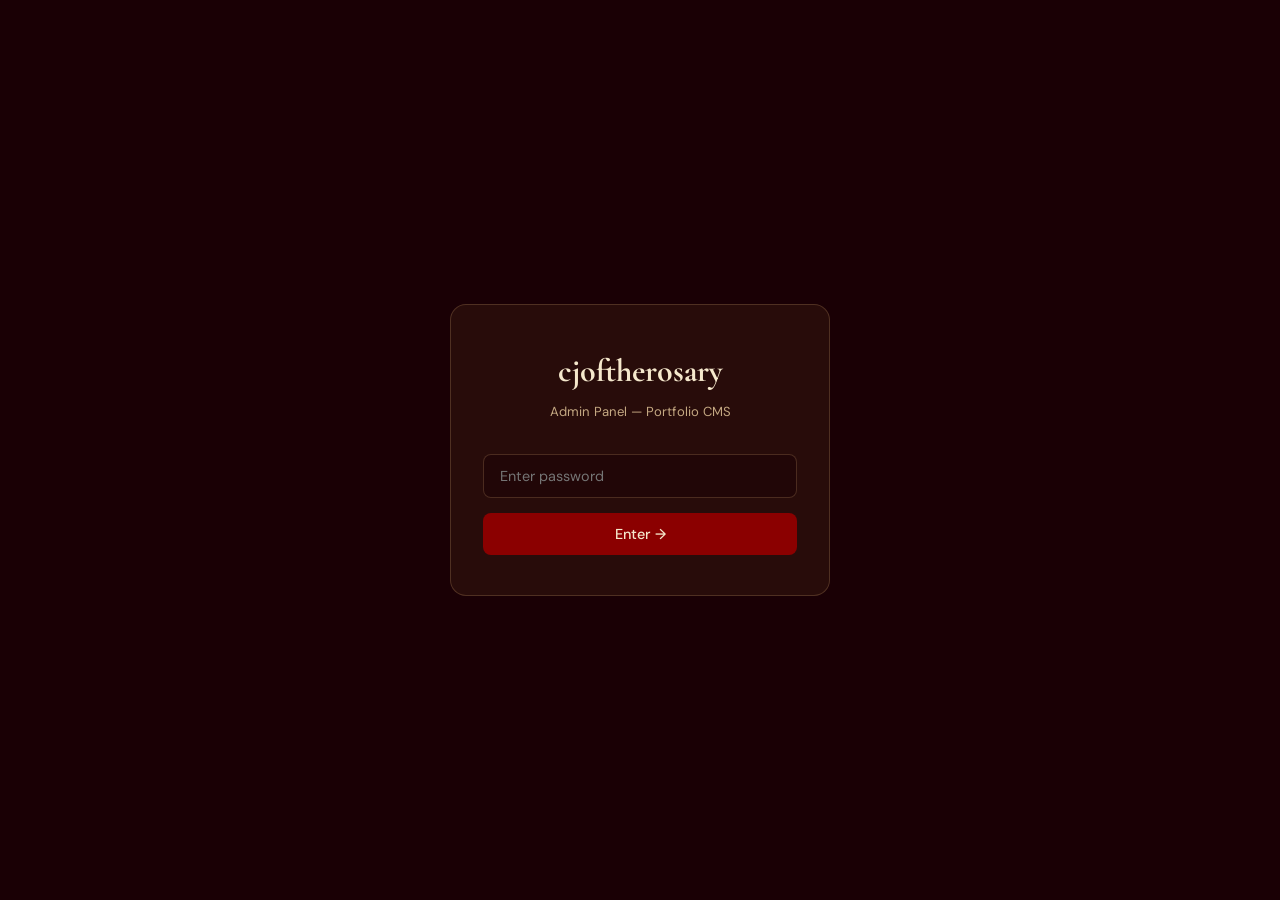
<file: admin (1).html>
<!DOCTYPE html>
<html lang="en">
<head>
  <meta charset="UTF-8" />
  <meta name="viewport" content="width=device-width, initial-scale=1.0" />
  <title>Admin — cjoftherosary</title>
  <link href="https://fonts.googleapis.com/css2?family=Cormorant+Garamond:ital,wght@0,600;0,700;1,400&family=DM+Sans:wght@300;400;500&display=swap" rel="stylesheet" />
  <style>
    :root {
      --maroon:    #1A0005;
      --crimson:   #8B0000;
      --tan:       #C89A6A;
      --caramel:   #9B6A42;
      --bark:      #6B4423;
      --cream:     #F5E8CC;
      --text-main: #F0DDB8;
      --text-dim:  #C4A882;
      --danger:    #c0392b;
      --radius:    10px;
      --serif:     'Cormorant Garamond', Georgia, serif;
      --sans:      'DM Sans', system-ui, sans-serif;
    }

    *, *::before, *::after { box-sizing: border-box; margin: 0; padding: 0; }
    html { scroll-behavior: smooth; }

    body {
      font-family: var(--sans);
      background: var(--maroon);
      color: var(--text-main);
      font-size: 15px;
      line-height: 1.6;
      min-height: 100vh;
    }

    /* ===== LOGIN ===== */
    #loginScreen {
      min-height: 100vh;
      display: flex; align-items: center; justify-content: center;
      padding: 2rem;
    }

    .login-box {
      background: rgba(107,68,35,0.18);
      border: 1px solid rgba(200,154,106,0.25);
      border-radius: 16px;
      padding: 2.5rem 2rem;
      width: 100%; max-width: 380px;
      text-align: center;
    }

    .login-logo {
      font-family: var(--serif);
      font-size: 2rem; font-weight: 700;
      color: var(--cream); margin-bottom: 0.3rem;
    }

    .login-sub { font-size: 0.82rem; color: var(--text-dim); margin-bottom: 2rem; }

    .login-box input {
      width: 100%;
      background: rgba(26,0,5,0.5);
      border: 1px solid rgba(200,154,106,0.25);
      border-radius: 8px;
      padding: 0.75rem 1rem;
      color: var(--text-main);
      font-family: var(--sans); font-size: 0.9rem;
      margin-bottom: 0.9rem;
      outline: none;
      transition: border-color 0.2s;
    }

    .login-box input:focus { border-color: var(--tan); }

    .login-error {
      font-size: 0.8rem; color: #e07070;
      margin-bottom: 0.9rem; display: none;
    }

    .btn-primary {
      width: 100%; padding: 0.75rem;
      background: var(--crimson);
      border: none; border-radius: 8px;
      color: var(--cream); font-family: var(--sans);
      font-size: 0.9rem; font-weight: 500;
      cursor: pointer; transition: background 0.18s;
    }

    .btn-primary:hover { background: #6d0000; }

    /* ===== ADMIN PANEL ===== */
    #adminPanel { display: none; }

    .admin-nav {
      position: sticky; top: 0; z-index: 100;
      background: rgba(26,0,5,0.95);
      backdrop-filter: blur(14px);
      border-bottom: 1px solid rgba(139,0,0,0.3);
      display: flex; align-items: center; justify-content: space-between;
      padding: 0 5vw; height: 56px;
    }

    .admin-nav-title {
      font-family: var(--serif);
      font-size: 1.1rem; font-weight: 600; color: var(--cream);
      display: flex; align-items: center; gap: 0.6rem;
    }

    .admin-badge {
      font-family: var(--sans);
      font-size: 0.65rem; font-weight: 500;
      letter-spacing: 0.1em; text-transform: uppercase;
      background: var(--crimson); color: var(--cream);
      border-radius: 4px; padding: 2px 6px;
    }

    .admin-nav-right { display: flex; align-items: center; gap: 0.7rem; }

    .btn-ghost {
      background: none;
      border: 1px solid rgba(200,154,106,0.3);
      border-radius: 8px; padding: 0.4rem 0.9rem;
      color: var(--text-dim); font-family: var(--sans);
      font-size: 0.82rem; cursor: pointer; transition: all 0.18s;
      text-decoration: none; display: inline-block;
    }

    .btn-ghost:hover { border-color: var(--tan); color: var(--tan); }

    .btn-danger-ghost {
      background: none;
      border: 1px solid rgba(192,57,43,0.4);
      border-radius: 8px; padding: 0.4rem 0.9rem;
      color: #e07070; font-family: var(--sans);
      font-size: 0.82rem; cursor: pointer; transition: all 0.18s;
    }

    .btn-danger-ghost:hover { background: rgba(192,57,43,0.15); }

    /* MAIN LAYOUT */
    .admin-layout {
      display: grid;
      grid-template-columns: 1fr 1.6fr;
      gap: 1.5rem;
      padding: 1.5rem 5vw 4rem;
      align-items: start;
    }

    /* ENTRY LIST */
    .entry-list-panel {
      background: rgba(107,68,35,0.12);
      border: 1px solid rgba(200,154,106,0.15);
      border-radius: var(--radius);
      overflow: hidden;
      position: sticky; top: 72px;
    }

    .panel-header {
      padding: 1rem 1.2rem;
      border-bottom: 1px solid rgba(200,154,106,0.12);
      display: flex; align-items: center; justify-content: space-between;
    }

    .panel-header h2 { font-size: 0.9rem; font-weight: 500; color: var(--cream); }

    .panel-header-actions { display: flex; gap: 0.5rem; align-items: center; }

    .btn-add {
      background: var(--crimson);
      border: none; border-radius: 6px;
      padding: 0.35rem 0.8rem;
      color: var(--cream); font-family: var(--sans);
      font-size: 0.78rem; font-weight: 500;
      cursor: pointer; transition: background 0.18s;
    }

    .btn-add:hover { background: #6d0000; }

    .btn-icon {
      background: none;
      border: 1px solid rgba(200,154,106,0.2);
      border-radius: 6px; padding: 0.3rem 0.55rem;
      color: var(--text-dim); font-family: var(--sans);
      font-size: 0.75rem; cursor: pointer; transition: all 0.18s;
    }

    .btn-icon:hover { border-color: var(--tan); color: var(--tan); }

    #entryList { list-style: none; max-height: calc(100vh - 200px); overflow-y: auto; }

    .entry-item {
      display: flex; align-items: center;
      padding: 0.85rem 1.2rem;
      border-bottom: 1px solid rgba(200,154,106,0.08);
      cursor: pointer; transition: background 0.15s;
      gap: 0.75rem;
    }

    .entry-item:last-child { border-bottom: none; }
    .entry-item:hover { background: rgba(200,154,106,0.07); }
    .entry-item.active { background: rgba(139,0,0,0.25); }

    .entry-cat-dot {
      width: 8px; height: 8px; border-radius: 50%; flex-shrink: 0;
    }

    .entry-info { flex: 1; min-width: 0; }

    .entry-title {
      font-size: 0.85rem; color: var(--text-main);
      white-space: nowrap; overflow: hidden; text-overflow: ellipsis;
    }

    .entry-meta { font-size: 0.72rem; color: var(--text-dim); }

    .entry-del {
      background: none; border: none;
      color: var(--text-dim); cursor: pointer;
      font-size: 0.9rem; padding: 0.2rem 0.4rem;
      border-radius: 4px; transition: all 0.15s; flex-shrink: 0;
    }

    .entry-del:hover { background: rgba(192,57,43,0.2); color: #e07070; }

    .entry-list-empty {
      padding: 2rem 1.2rem; text-align: center;
      font-size: 0.85rem; color: var(--text-dim);
      font-style: italic;
    }

    /* COUNT BADGE */
    .entry-count {
      font-size: 0.72rem; font-weight: 500;
      background: rgba(200,154,106,0.15);
      color: var(--text-dim); border-radius: 100px;
      padding: 1px 7px;
    }

    /* FORM */
    .form-panel {
      background: rgba(107,68,35,0.12);
      border: 1px solid rgba(200,154,106,0.15);
      border-radius: var(--radius);
      overflow: hidden;
    }

    .form-panel-header {
      padding: 1rem 1.4rem;
      border-bottom: 1px solid rgba(200,154,106,0.12);
    }

    .form-panel-header h2 {
      font-family: var(--serif);
      font-size: 1.2rem; font-weight: 600; color: var(--cream);
    }

    .form-panel-header p { font-size: 0.78rem; color: var(--text-dim); margin-top: 0.2rem; }

    .form-body { padding: 1.4rem; }

    .form-row { margin-bottom: 1.2rem; }

    .form-row label {
      display: block; font-size: 0.78rem; font-weight: 500;
      color: var(--tan); letter-spacing: 0.06em; text-transform: uppercase;
      margin-bottom: 0.4rem;
    }

    .form-row .hint {
      font-size: 0.72rem; color: var(--text-dim);
      margin-top: 0.3rem; font-style: italic; text-transform: none; letter-spacing: 0;
    }

    .form-row input,
    .form-row select,
    .form-row textarea {
      width: 100%;
      background: rgba(26,0,5,0.5);
      border: 1px solid rgba(200,154,106,0.2);
      border-radius: 8px;
      padding: 0.7rem 0.9rem;
      color: var(--text-main);
      font-family: var(--sans); font-size: 0.88rem;
      outline: none; transition: border-color 0.2s;
      resize: vertical;
    }

    .form-row input:focus,
    .form-row select:focus,
    .form-row textarea:focus { border-color: var(--tan); }

    .form-row select option { background: #2a0a10; }
    .form-row textarea { min-height: 100px; line-height: 1.6; }
    #articleBody { min-height: 260px; font-size: 0.85rem; line-height: 1.8; }

    .form-row-half {
      display: grid; grid-template-columns: 1fr 1fr; gap: 0.8rem;
    }

    .form-actions {
      display: flex; gap: 0.7rem; margin-top: 1.4rem;
      padding-top: 1.2rem;
      border-top: 1px solid rgba(200,154,106,0.12);
    }

    .btn-save {
      flex: 1; padding: 0.75rem;
      background: var(--crimson); border: none; border-radius: 8px;
      color: var(--cream); font-family: var(--sans);
      font-size: 0.9rem; font-weight: 500;
      cursor: pointer; transition: background 0.18s;
    }

    .btn-save:hover { background: #6d0000; }

    .btn-clear {
      padding: 0.75rem 1.2rem;
      background: none;
      border: 1px solid rgba(200,154,106,0.25);
      border-radius: 8px; color: var(--text-dim);
      font-family: var(--sans); font-size: 0.88rem;
      cursor: pointer; transition: all 0.18s;
    }

    .btn-clear:hover { border-color: var(--tan); color: var(--tan); }

    /* TOAST */
    .save-toast {
      display: none; position: fixed;
      bottom: 2rem; left: 50%; transform: translateX(-50%);
      background: #2d6a2d; color: #c5f0c5;
      border-radius: 8px; padding: 0.7rem 1.4rem;
      font-size: 0.85rem; font-weight: 500;
      z-index: 999; white-space: nowrap;
      animation: fadeUp 0.2s ease;
    }

    @keyframes fadeUp {
      from { opacity: 0; transform: translateX(-50%) translateY(8px); }
      to   { opacity: 1; transform: translateX(-50%) translateY(0); }
    }

    /* ORDER CONTROLS */
    .entry-order-btns {
      display: flex; flex-direction: column; gap: 2px; flex-shrink: 0;
    }

    .order-btn {
      background: none; border: none; cursor: pointer;
      color: var(--text-dim); font-size: 0.65rem;
      padding: 1px 3px; line-height: 1;
      transition: color 0.15s;
    }

    .order-btn:hover { color: var(--tan); }

    /* EXPORT MODAL */
    .export-overlay {
      display: none; position: fixed; inset: 0; z-index: 400;
      background: rgba(10,0,2,0.8); backdrop-filter: blur(4px);
      align-items: center; justify-content: center;
    }

    .export-overlay.active { display: flex; }

    .export-box {
      background: #220008;
      border: 1px solid rgba(200,154,106,0.25);
      border-radius: 14px; padding: 1.8rem;
      width: 90%; max-width: 520px;
    }

    .export-box h3 {
      font-family: var(--serif); font-size: 1.2rem;
      color: var(--cream); margin-bottom: 0.4rem;
    }

    .export-box p {
      font-size: 0.8rem; color: var(--text-dim);
      margin-bottom: 1rem; line-height: 1.6;
    }

    .export-box textarea {
      width: 100%;
      background: rgba(26,0,5,0.6);
      border: 1px solid rgba(200,154,106,0.2);
      border-radius: 8px; padding: 0.8rem;
      color: var(--text-main); font-family: monospace;
      font-size: 0.78rem; min-height: 140px;
      resize: vertical; outline: none;
    }

    .export-actions { display: flex; gap: 0.7rem; margin-top: 1rem; }

    /* cat color dots */
    .dot-articles  { background: #C89A6A; }
    .dot-pubmats   { background: #8B4A8B; }
    .dot-projects  { background: #3A7A5A; }
    .dot-excel     { background: #3A5A8B; }

    @media (max-width: 768px) {
      .admin-layout { grid-template-columns: 1fr; }
      .form-row-half { grid-template-columns: 1fr; }
      .entry-list-panel { position: static; }
      #entryList { max-height: 280px; }
    }
  </style>
</head>
<body>

  <!-- ===== LOGIN ===== -->
  <div id="loginScreen">
    <div class="login-box">
      <div class="login-logo">cjoftherosary</div>
      <div class="login-sub">Admin Panel — Portfolio CMS</div>
      <input type="password" id="passwordInput" placeholder="Enter password" />
      <div class="login-error" id="loginError">Incorrect password. Try again.</div>
      <button class="btn-primary" onclick="tryLogin()">Enter →</button>
    </div>
  </div>

  <!-- ===== ADMIN PANEL ===== -->
  <div id="adminPanel">

    <nav class="admin-nav">
      <div class="admin-nav-title">
        Portfolio CMS <span class="admin-badge">Admin</span>
      </div>
      <div class="admin-nav-right">
        <button class="btn-ghost" onclick="openExport()">Export / Import</button>
        <a class="btn-ghost" href="index.html" target="_blank">View Site ↗</a>
        <button class="btn-danger-ghost" onclick="logout()">Log out</button>
      </div>
    </nav>

    <div class="admin-layout">

      <!-- LEFT: Entry List -->
      <div class="entry-list-panel">
        <div class="panel-header">
          <h2>Portfolio Entries <span class="entry-count" id="entryCount">0</span></h2>
          <div class="panel-header-actions">
            <button class="btn-add" onclick="newEntry()">+ New Entry</button>
          </div>
        </div>
        <ul id="entryList">
          <li class="entry-list-empty" id="emptyMsg">No entries yet. Add your first one →</li>
        </ul>
      </div>

      <!-- RIGHT: Form -->
      <div class="form-panel">
        <div class="form-panel-header">
          <h2 id="formTitle">New Entry</h2>
          <p id="formSubtitle">Fill in the details below. Your entry will appear on the public portfolio.</p>
        </div>
        <div class="form-body">

          <div class="form-row">
            <label>Title *</label>
            <input type="text" id="fTitle" placeholder="e.g. The National Shrine of Our Lady of Guadalupe" />
          </div>

          <div class="form-row-half">
            <div class="form-row" style="margin-bottom:0">
              <label>Category *</label>
              <select id="fCat">
                <option value="articles">Articles</option>
                <option value="pubmats">Pubmats</option>
                <option value="projects">Projects</option>
                <option value="excel">Excel & Data</option>
              </select>
            </div>
            <div class="form-row" style="margin-bottom:0">
              <label>Category Label</label>
              <input type="text" id="fCategory" placeholder="e.g. Feature Article" />
              <span class="hint">Shown as badge in modal</span>
            </div>
          </div>

          <div class="form-row" style="margin-top:1.2rem">
            <label>Date</label>
            <input type="text" id="fDate" placeholder="e.g. December 2025" />
          </div>

          <div class="form-row">
            <label>Card Preview Text *</label>
            <textarea id="fPreview" rows="2" placeholder="Short 1–2 sentence teaser shown on the card grid."></textarea>
          </div>

          <div class="form-row">
            <label>Full Article / Description</label>
            <textarea id="articleBody" placeholder="Write your full article or description here.

Each blank line between paragraphs will become a new paragraph in the modal — no HTML needed.

Like this."></textarea>
            <span class="hint">Blank lines = paragraph breaks. No HTML required.</span>
          </div>

          <div class="form-row">
            <label>Image URL or Path</label>
            <input type="text" id="fImage" placeholder="e.g. images/guadalupe.jpg or https://..." />
            <span class="hint">Upload your image to GitHub first, then paste the path here.</span>
          </div>

          <div class="form-row">
            <label>Skills / Tools</label>
            <input type="text" id="fSkills" placeholder="e.g. Feature Writing, Reporting, Interviewing" />
            <span class="hint">Comma-separated. Shown as tags in the modal.</span>
          </div>

          <div class="form-row-half">
            <div class="form-row" style="margin-bottom:0">
              <label>External Link</label>
              <input type="text" id="fLink" placeholder="https://..." />
            </div>
            <div class="form-row" style="margin-bottom:0">
              <label>Link Button Label</label>
              <input type="text" id="fLinkText" placeholder="e.g. Read Article" />
            </div>
          </div>

          <div class="form-actions">
            <button class="btn-save" onclick="saveEntry()">Save Entry</button>
            <button class="btn-clear" onclick="newEntry()">Clear Form</button>
          </div>

        </div>
      </div>

    </div>
  </div>

  <!-- ===== EXPORT / IMPORT MODAL ===== -->
  <div class="export-overlay" id="exportOverlay">
    <div class="export-box">
      <h3>Export / Import Entries</h3>
      <p>
        Copy this JSON to back up your entries or move them to another browser/device.
        To import, paste JSON below and click Import.
      </p>
      <textarea id="exportArea" spellcheck="false"></textarea>
      <div class="export-actions">
        <button class="btn-save" style="flex:none;padding:0.6rem 1.2rem" onclick="copyExport()">Copy</button>
        <button class="btn-save" style="flex:none;padding:0.6rem 1.2rem;background:var(--caramel)" onclick="importEntries()">Import</button>
        <button class="btn-clear" onclick="closeExport()">Close</button>
      </div>
    </div>
  </div>

  <div class="save-toast" id="toast">✓ Entry saved!</div>

  <script>
    // ── CONFIG ───────────────────────────────────────────────────────────────
    // ✏️ Change this password before deploying
    const ADMIN_PASSWORD = 'cjoftherosary2025';
    const STORAGE_KEY = 'cj_portfolio_entries';
    // ────────────────────────────────────────────────────────────────────────

    let entries = [];
    let editingId = null;

    // ── LOGIN ────────────────────────────────────────────────────────────────
    document.getElementById('passwordInput').addEventListener('keydown', e => {
      if (e.key === 'Enter') tryLogin();
    });

    function tryLogin() {
      const val = document.getElementById('passwordInput').value;
      if (val === ADMIN_PASSWORD) {
        sessionStorage.setItem('cj_admin_auth', '1');
        document.getElementById('loginScreen').style.display = 'none';
        document.getElementById('adminPanel').style.display = 'block';
        loadEntries();
      } else {
        document.getElementById('loginError').style.display = 'block';
        document.getElementById('passwordInput').value = '';
        document.getElementById('passwordInput').focus();
      }
    }

    function logout() {
      sessionStorage.removeItem('cj_admin_auth');
      location.reload();
    }

    if (sessionStorage.getItem('cj_admin_auth') === '1') {
      document.getElementById('loginScreen').style.display = 'none';
      document.getElementById('adminPanel').style.display = 'block';
      loadEntries();
    }

    // ── STORAGE ──────────────────────────────────────────────────────────────
    function loadEntries() {
      try { entries = JSON.parse(localStorage.getItem(STORAGE_KEY) || '[]'); }
      catch { entries = []; }
      renderList();
    }

    function saveToStorage() {
      localStorage.setItem(STORAGE_KEY, JSON.stringify(entries));
    }

    // ── LIST ─────────────────────────────────────────────────────────────────
    const catColors = {
      articles: 'dot-articles',
      pubmats:  'dot-pubmats',
      projects: 'dot-projects',
      excel:    'dot-excel'
    };

    function renderList() {
      const ul = document.getElementById('entryList');
      const empty = document.getElementById('emptyMsg');
      document.getElementById('entryCount').textContent = entries.length;

      if (entries.length === 0) {
        ul.innerHTML = '';
        ul.appendChild(empty);
        empty.style.display = 'block';
        return;
      }

      ul.innerHTML = '';
      entries.forEach((e, i) => {
        const li = document.createElement('li');
        li.className = 'entry-item' + (editingId === e.id ? ' active' : '');
        li.innerHTML = `
          <div class="entry-order-btns">
            <button class="order-btn" title="Move up" onclick="moveEntry(${i},-1,event)">▲</button>
            <button class="order-btn" title="Move down" onclick="moveEntry(${i},1,event)">▼</button>
          </div>
          <span class="entry-cat-dot ${catColors[e.cat] || ''}"></span>
          <div class="entry-info">
            <div class="entry-title">${e.title || 'Untitled'}</div>
            <div class="entry-meta">${e.category || e.cat} · ${e.date || 'No date'}</div>
          </div>
          <button class="entry-del" title="Delete" onclick="deleteEntry('${e.id}',event)">✕</button>
        `;
        li.addEventListener('click', ev => {
          if (ev.target.classList.contains('order-btn') || ev.target.classList.contains('entry-del')) return;
          editEntry(e.id);
        });
        ul.appendChild(li);
      });
    }

    function moveEntry(i, dir, ev) {
      ev.stopPropagation();
      const j = i + dir;
      if (j < 0 || j >= entries.length) return;
      [entries[i], entries[j]] = [entries[j], entries[i]];
      saveToStorage();
      renderList();
    }

    // ── FORM ─────────────────────────────────────────────────────────────────
    const FIELDS = ['fTitle','fCat','fCategory','fDate','fPreview','articleBody','fImage','fSkills','fLink','fLinkText'];

    function newEntry() {
      editingId = null;
      document.getElementById('formTitle').textContent = 'New Entry';
      document.getElementById('formSubtitle').textContent = 'Fill in the details below. Your entry will appear on the public portfolio.';
      FIELDS.forEach(id => {
        const el = document.getElementById(id);
        if (el.tagName === 'SELECT') el.value = 'articles';
        else el.value = '';
      });
      renderList();
      document.getElementById('fTitle').focus();
    }

    function editEntry(id) {
      const e = entries.find(x => x.id === id);
      if (!e) return;
      editingId = id;

      document.getElementById('formTitle').textContent = 'Edit Entry';
      document.getElementById('formSubtitle').textContent = 'Editing: ' + (e.title || 'Untitled');

      document.getElementById('fTitle').value      = e.title    || '';
      document.getElementById('fCat').value        = e.cat      || 'articles';
      document.getElementById('fCategory').value   = e.category || '';
      document.getElementById('fDate').value       = e.date     || '';
      document.getElementById('fPreview').value    = e.preview  || '';
      document.getElementById('articleBody').value = e.body     || '';
      document.getElementById('fImage').value      = e.image    || '';
      document.getElementById('fSkills').value     = e.skills   || '';
      document.getElementById('fLink').value       = e.link     || '';
      document.getElementById('fLinkText').value   = e.linkText || '';

      renderList();
      document.getElementById('fTitle').scrollIntoView({ behavior: 'smooth', block: 'nearest' });
    }

    function saveEntry() {
      const title = document.getElementById('fTitle').value.trim();
      if (!title) { alert('Please add a title.'); return; }

      const entry = {
        id:       editingId || ('e_' + Date.now()),
        title,
        cat:      document.getElementById('fCat').value,
        category: document.getElementById('fCategory').value.trim(),
        date:     document.getElementById('fDate').value.trim(),
        preview:  document.getElementById('fPreview').value.trim(),
        body:     document.getElementById('articleBody').value.trim(),
        image:    document.getElementById('fImage').value.trim(),
        skills:   document.getElementById('fSkills').value.trim(),
        link:     document.getElementById('fLink').value.trim(),
        linkText: document.getElementById('fLinkText').value.trim(),
      };

      if (editingId) {
        const idx = entries.findIndex(x => x.id === editingId);
        if (idx !== -1) entries[idx] = entry;
      } else {
        entries.unshift(entry); // new entries go to top
        editingId = entry.id;
      }

      saveToStorage();
      renderList();
      showToast('✓ Entry saved!');
    }

    function deleteEntry(id, ev) {
      ev.stopPropagation();
      if (!confirm('Delete this entry? This cannot be undone.')) return;
      entries = entries.filter(x => x.id !== id);
      if (editingId === id) newEntry();
      saveToStorage();
      renderList();
      showToast('Entry deleted.');
    }

    // ── EXPORT / IMPORT ──────────────────────────────────────────────────────
    function openExport() {
      document.getElementById('exportArea').value = JSON.stringify(entries, null, 2);
      document.getElementById('exportOverlay').classList.add('active');
    }

    function closeExport() {
      document.getElementById('exportOverlay').classList.remove('active');
    }

    function copyExport() {
      const ta = document.getElementById('exportArea');
      ta.select();
      navigator.clipboard.writeText(ta.value).catch(() => document.execCommand('copy'));
      showToast('Copied to clipboard!');
    }

    function importEntries() {
      try {
        const parsed = JSON.parse(document.getElementById('exportArea').value);
        if (!Array.isArray(parsed)) throw new Error('Not an array');
        if (!confirm(`Import ${parsed.length} entries? This will replace all current entries.`)) return;
        entries = parsed;
        saveToStorage();
        renderList();
        closeExport();
        showToast(`✓ Imported ${entries.length} entries.`);
      } catch {
        alert('Invalid JSON. Please paste the exported data exactly as copied.');
      }
    }

    // ── TOAST ────────────────────────────────────────────────────────────────
    function showToast(msg) {
      const t = document.getElementById('toast');
      t.textContent = msg;
      t.style.display = 'block';
      clearTimeout(t._timer);
      t._timer = setTimeout(() => t.style.display = 'none', 2200);
    }

    // ── KEYBOARD SHORTCUTS ───────────────────────────────────────────────────
    document.addEventListener('keydown', ev => {
      if ((ev.ctrlKey || ev.metaKey) && ev.key === 's') {
        ev.preventDefault();
        saveEntry();
      }
      if (ev.key === 'Escape') closeExport();
    });

    // Click outside export modal to close
    document.getElementById('exportOverlay').addEventListener('click', ev => {
      if (ev.target === document.getElementById('exportOverlay')) closeExport();
    });
  </script>
</body>
</html>
</file>
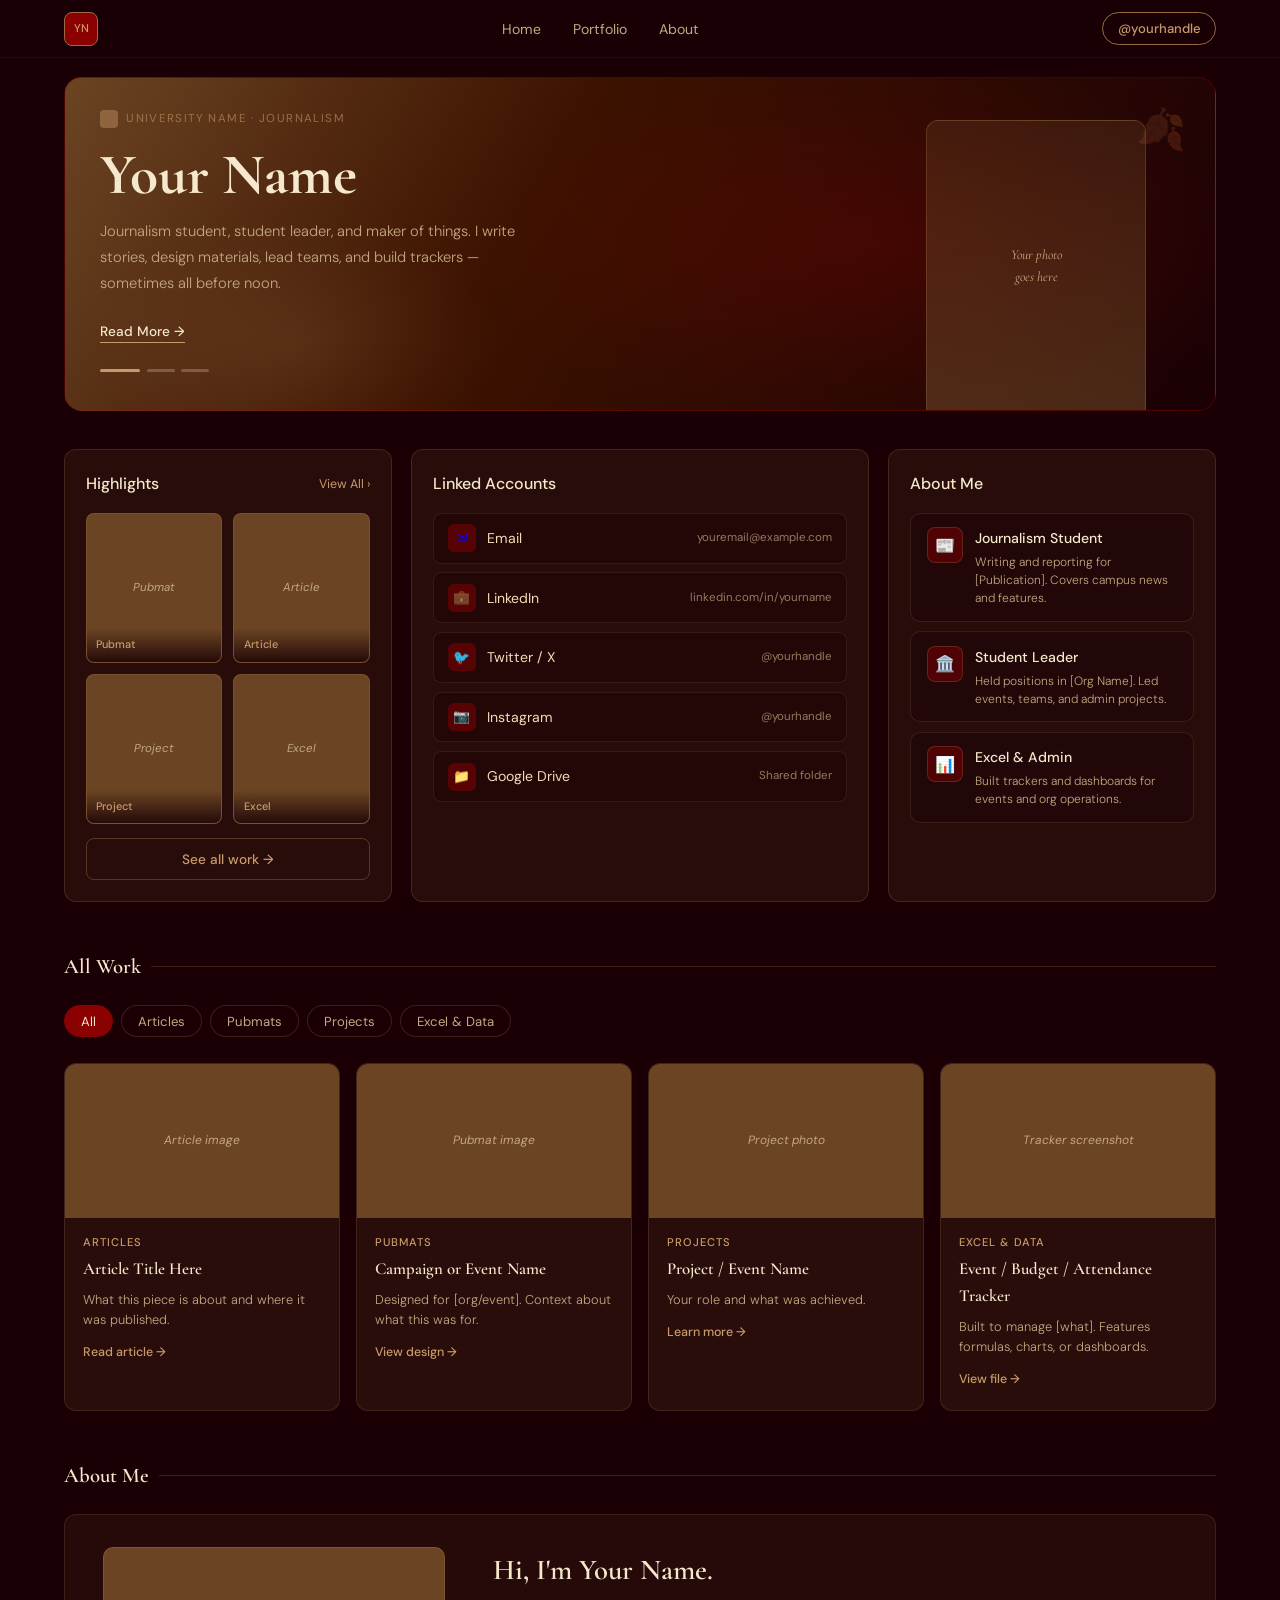
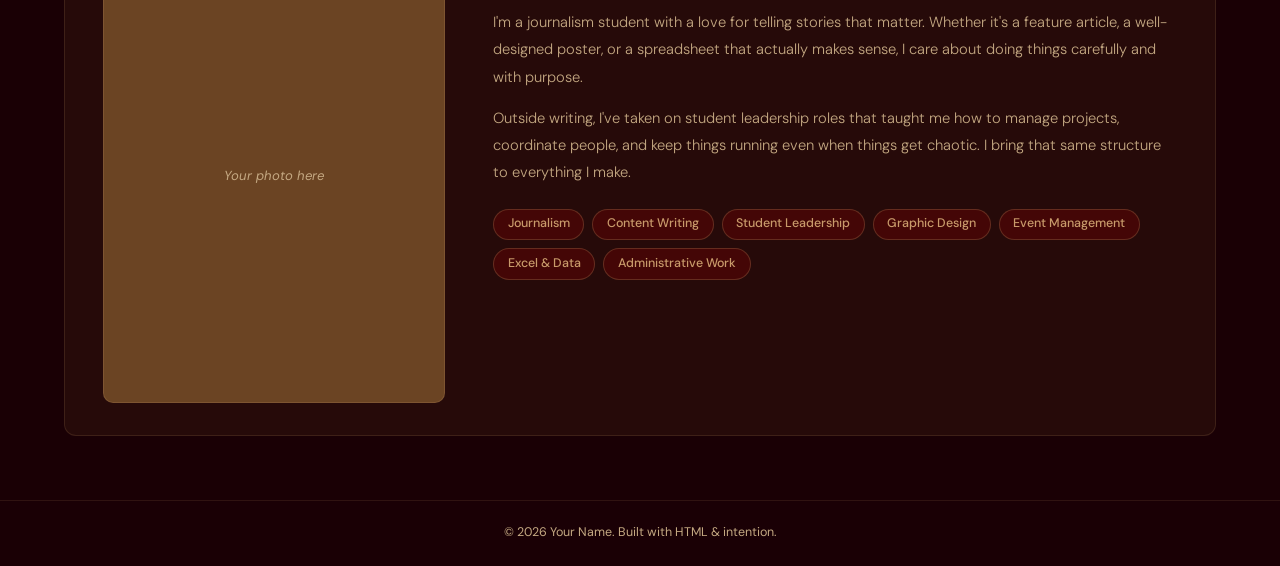
<file: index (2).html>
<!DOCTYPE html>
<html lang="en">
<head>
  <meta charset="UTF-8" />
  <meta name="viewport" content="width=device-width, initial-scale=1.0" />
  <!-- ✏️ CHANGE THIS: Your name -->
  <title>Your Name — Portfolio</title>
  <link href="https://fonts.googleapis.com/css2?family=Cormorant+Garamond:ital,wght@0,400;0,600;0,700;1,400;1,600&family=DM+Sans:wght@300;400;500&display=swap" rel="stylesheet" />
  <style>
    :root {
      --maroon:    #1A0005;
      --crimson:   #8B0000;
      --tan:       #C89A6A;
      --caramel:   #9B6A42;
      --bark:      #6B4423;
      --cream:     #F5E8CC;
      --text-main: #F0DDB8;
      --text-dim:  #C4A882;
      --radius:    12px;
      --serif:     'Cormorant Garamond', Georgia, serif;
      --sans:      'DM Sans', system-ui, sans-serif;
    }

    *, *::before, *::after { box-sizing: border-box; margin: 0; padding: 0; }
    html { scroll-behavior: smooth; }

    body {
      font-family: var(--sans);
      background: var(--maroon);
      color: var(--text-main);
      font-size: 15px;
      line-height: 1.6;
      min-height: 100vh;
    }

    /* ===== NAV ===== */
    nav {
      position: sticky;
      top: 0;
      z-index: 100;
      background: rgba(26,0,5,0.92);
      backdrop-filter: blur(14px);
      border-bottom: 1px solid rgba(139,0,0,0.3);
      display: flex;
      align-items: center;
      justify-content: space-between;
      padding: 0 5vw;
      height: 58px;
    }

    .nav-left { display: flex; align-items: center; gap: 0.8rem; }

    .nav-avatar {
      width: 34px; height: 34px;
      border-radius: 8px;
      background: var(--crimson);
      border: 1px solid var(--caramel);
      display: flex; align-items: center; justify-content: center;
      font-size: 0.7rem; color: var(--tan); font-weight: 500;
      overflow: hidden;
      /* ✏️ CHANGE THIS: add <img src="your-photo.jpg" style="width:100%;height:100%;object-fit:cover"> inside */
    }

    .nav-links { display: flex; gap: 2rem; list-style: none; }

    .nav-links a {
      font-size: 0.88rem; font-weight: 400;
      color: var(--text-dim); text-decoration: none;
      transition: color 0.2s; padding-bottom: 2px;
    }

    .nav-links a:hover { color: var(--tan); border-bottom: 1.5px solid var(--tan); }

    .nav-handle {
      font-size: 0.82rem; color: var(--tan);
      border: 1px solid var(--caramel);
      border-radius: 100px; padding: 0.3rem 0.9rem; font-weight: 500;
    }

    /* ===== HERO BANNER ===== */
    .hero-banner {
      margin: 1.2rem 5vw;
      border-radius: 18px;
      background: linear-gradient(120deg, var(--bark) 0%, #3D1200 40%, #1A0005 100%);
      border: 1px solid rgba(139,0,0,0.4);
      min-height: 300px;
      display: flex;
      align-items: flex-end;
      position: relative;
      overflow: hidden;
    }

    .hero-banner::before {
      content: '';
      position: absolute; inset: 0;
      background:
        radial-gradient(ellipse 50% 80% at 70% 50%, rgba(139,0,0,0.25) 0%, transparent 70%),
        radial-gradient(ellipse 30% 60% at 20% 80%, rgba(200,154,106,0.12) 0%, transparent 60%);
    }

    .hero-banner::after {
      content: '🍂';
      position: absolute; top: 1.2rem; right: 1.8rem;
      font-size: 2.5rem; opacity: 0.18;
    }

    .hero-photo-slot {
      position: absolute; right: 6%; bottom: 0;
      width: 220px; height: 290px;
      display: flex; align-items: flex-end; justify-content: center;
    }

    .hero-photo-placeholder {
      width: 100%; height: 100%;
      border-radius: 12px 12px 0 0;
      background: linear-gradient(180deg, rgba(107,68,35,0.3) 0%, rgba(107,68,35,0.6) 100%);
      border: 1px solid rgba(200,154,106,0.2); border-bottom: none;
      display: flex; align-items: center; justify-content: center;
      font-family: var(--serif); font-style: italic;
      font-size: 0.85rem; color: var(--text-dim);
      text-align: center; padding: 1rem;
      /* ✏️ CHANGE THIS: Replace entire div with <img src="your-photo.jpg" style="width:100%;height:100%;object-fit:cover;border-radius:12px 12px 0 0"> */
    }

    .hero-content {
      position: relative; z-index: 2;
      padding: 2rem 2.2rem 2.4rem;
      max-width: 55%;
    }

    .hero-brand {
      display: flex; align-items: center; gap: 0.5rem;
      margin-bottom: 1rem; opacity: 0.6;
    }

    .hero-brand-dot {
      width: 18px; height: 18px; border-radius: 4px;
      background: var(--tan); opacity: 0.7;
    }

    .hero-brand span {
      font-size: 0.72rem; letter-spacing: 0.12em;
      text-transform: uppercase; color: var(--tan);
    }

    .hero-name {
      font-family: var(--serif);
      font-size: clamp(2.4rem, 4.5vw, 3.8rem);
      font-weight: 700; line-height: 1.05;
      color: var(--cream); margin-bottom: 0.9rem;
    }

    .hero-desc {
      font-size: 0.92rem; color: var(--text-dim);
      line-height: 1.75; font-weight: 300;
      margin-bottom: 1.4rem; max-width: 420px;
    }

    .hero-read-more {
      display: inline-flex; align-items: center; gap: 0.4rem;
      font-size: 0.85rem; font-weight: 500;
      color: var(--cream); text-decoration: none;
      border-bottom: 1px solid var(--tan); padding-bottom: 2px;
      transition: color 0.2s; cursor: pointer; background: none; border-top: none; border-left: none; border-right: none; font-family: var(--sans);
    }

    .hero-read-more:hover { color: var(--tan); }

    .hero-dots { display: flex; gap: 0.4rem; margin-top: 1.6rem; }

    .hero-dot {
      width: 28px; height: 3px; border-radius: 2px;
      background: rgba(245,232,204,0.25);
    }

    .hero-dot.active { background: var(--tan); width: 40px; }

    /* ===== MAIN GRID ===== */
    .main-grid {
      display: grid;
      grid-template-columns: 1fr 1.4fr 1fr;
      gap: 1.2rem;
      padding: 1.2rem 5vw 0;
    }

    .panel {
      background: rgba(107,68,35,0.18);
      border: 1px solid rgba(200,154,106,0.18);
      border-radius: var(--radius);
      padding: 1.3rem;
    }

    .panel-title {
      font-size: 1rem; font-weight: 500;
      color: var(--cream); margin-bottom: 1rem;
      display: flex; align-items: center; justify-content: space-between;
    }

    .panel-title button {
      font-size: 0.78rem; color: var(--tan);
      background: none; border: none; cursor: pointer;
      font-family: var(--sans); padding: 0;
    }

    .panel-title button:hover { text-decoration: underline; }

    /* Highlights */
    .highlights-grid {
      display: grid; grid-template-columns: 1fr 1fr;
      gap: 0.7rem; margin-bottom: 0.9rem;
    }

    .highlight-card {
      border-radius: 8px; overflow: hidden;
      position: relative; aspect-ratio: 1 / 1.1;
      background: var(--bark);
      border: 1px solid rgba(200,154,106,0.15);
      cursor: pointer; transition: transform 0.18s;
    }

    .highlight-card:hover { transform: scale(1.03); }

    .highlight-card img { width: 100%; height: 100%; object-fit: cover; display: block; }

    .highlight-placeholder {
      width: 100%; height: 100%;
      display: flex; align-items: center; justify-content: center;
      font-size: 0.72rem; color: var(--text-dim);
      font-style: italic; text-align: center; padding: 0.5rem;
    }

    .highlight-overlay {
      position: absolute; bottom: 0; left: 0; right: 0;
      padding: 0.5rem 0.6rem;
      background: linear-gradient(0deg, rgba(26,0,5,0.85) 0%, transparent 100%);
      font-size: 0.68rem; color: var(--tan); font-weight: 500;
    }

    .view-more-btn {
      display: block; width: 100%; text-align: center;
      padding: 0.7rem;
      border: 1px solid rgba(200,154,106,0.3);
      border-radius: 8px; color: var(--tan);
      font-size: 0.85rem; font-weight: 500;
      background: none; cursor: pointer;
      font-family: var(--sans); transition: background 0.18s;
    }

    .view-more-btn:hover { background: rgba(200,154,106,0.1); }

    /* Linked accounts */
    .account-list { display: flex; flex-direction: column; gap: 0.55rem; }

    .account-row {
      display: flex; align-items: center; gap: 0.7rem;
      background: rgba(26,0,5,0.35);
      border: 1px solid rgba(200,154,106,0.12);
      border-radius: 8px; padding: 0.65rem 0.9rem;
      text-decoration: none; transition: background 0.18s, border-color 0.18s;
    }

    .account-row:hover {
      background: rgba(139,0,0,0.25);
      border-color: rgba(200,154,106,0.3);
    }

    .acc-icon {
      width: 28px; height: 28px; border-radius: 6px;
      background: rgba(139,0,0,0.5);
      display: flex; align-items: center; justify-content: center;
      font-size: 0.85rem; flex-shrink: 0;
    }

    .acc-label { font-size: 0.88rem; color: var(--text-main); }

    .acc-url {
      margin-left: auto; font-size: 0.72rem;
      color: var(--text-dim); opacity: 0.7;
    }

    /* Info cards */
    .info-cards { display: flex; flex-direction: column; gap: 0.6rem; }

    .info-card {
      display: flex; align-items: flex-start; gap: 0.75rem;
      background: rgba(26,0,5,0.4);
      border: 1px solid rgba(200,154,106,0.15);
      border-radius: 10px; padding: 0.85rem 1rem;
    }

    .info-icon {
      width: 36px; height: 36px; border-radius: 8px;
      background: rgba(139,0,0,0.45);
      border: 1px solid rgba(200,154,106,0.2);
      display: flex; align-items: center; justify-content: center;
      font-size: 1rem; flex-shrink: 0;
    }

    .info-text h4 { font-size: 0.88rem; font-weight: 500; color: var(--cream); margin-bottom: 0.2rem; }
    .info-text p  { font-size: 0.75rem; color: var(--text-dim); font-weight: 300; line-height: 1.5; }

    /* ===== SECTION DIVIDER ===== */
    .section-heading {
      font-family: var(--serif);
      font-size: 1.3rem; font-weight: 600;
      color: var(--cream);
      display: flex; align-items: center; gap: 0.6rem;
      margin-bottom: 1.4rem;
    }

    .section-heading::after {
      content: ''; flex: 1; height: 1px;
      background: rgba(200,154,106,0.2);
    }

    /* ===== ABOUT ===== */
    #about {
      padding: 3rem 5vw 0;
    }

    .about-panel {
      background: rgba(107,68,35,0.15);
      border: 1px solid rgba(200,154,106,0.15);
      border-radius: var(--radius);
      padding: 2rem 2.4rem;
      display: grid;
      grid-template-columns: 1fr 2fr;
      gap: 3rem;
      align-items: start;
    }

    .about-photo {
      aspect-ratio: 3/4; border-radius: 10px;
      background: var(--bark);
      border: 1px solid rgba(200,154,106,0.2);
      display: flex; align-items: center; justify-content: center;
      font-style: italic; font-size: 0.82rem;
      color: var(--text-dim); text-align: center; padding: 1rem;
      overflow: hidden;
      /* ✏️ CHANGE THIS: Add <img src="your-photo.jpg" alt="Your Name" style="width:100%;height:100%;object-fit:cover"> */
    }

    .about-body h2 {
      font-family: var(--serif);
      font-size: 1.8rem; font-weight: 600;
      color: var(--cream); margin-bottom: 1rem;
    }

    .about-body p {
      font-size: 0.92rem; color: var(--text-dim);
      font-weight: 300; line-height: 1.85; margin-bottom: 0.85rem;
    }

    .skill-tags { display: flex; flex-wrap: wrap; gap: 0.5rem; margin-top: 1.4rem; }

    .skill-tag {
      background: rgba(139,0,0,0.3);
      border: 1px solid rgba(200,154,106,0.25);
      color: var(--tan); border-radius: 100px;
      padding: 0.3rem 0.85rem;
      font-size: 0.78rem; font-weight: 500;
    }

    /* ===== PORTFOLIO ===== */
    #portfolio { padding: 3rem 5vw 0; }

    .filter-tabs { display: flex; gap: 0.5rem; flex-wrap: wrap; margin-bottom: 1.6rem; }

    .ftab {
      background: rgba(26,0,5,0.5);
      border: 1px solid rgba(200,154,106,0.2);
      color: var(--text-dim); border-radius: 100px;
      padding: 0.4rem 1rem; font-size: 0.82rem;
      font-family: var(--sans); cursor: pointer; transition: all 0.18s;
    }

    .ftab.active, .ftab:hover {
      background: var(--crimson); border-color: var(--crimson); color: var(--cream);
    }

    .portfolio-grid {
      display: grid;
      grid-template-columns: repeat(auto-fill, minmax(260px, 1fr));
      gap: 1rem;
    }

    .port-card {
      background: rgba(107,68,35,0.2);
      border: 1px solid rgba(200,154,106,0.16);
      border-radius: var(--radius); overflow: hidden;
      transition: transform 0.2s, border-color 0.2s;
    }

    .port-card:hover { transform: translateY(-3px); border-color: rgba(200,154,106,0.4); }

    .port-thumb {
      width: 100%; aspect-ratio: 16/9; background: var(--bark);
      display: flex; align-items: center; justify-content: center;
      font-size: 0.75rem; color: var(--text-dim); font-style: italic; overflow: hidden;
    }

    .port-thumb img { width: 100%; height: 100%; object-fit: cover; }

    .port-body { padding: 1rem 1.1rem 1.2rem; }

    .port-cat {
      font-size: 0.7rem; font-weight: 500;
      letter-spacing: 0.1em; text-transform: uppercase;
      color: var(--tan); margin-bottom: 0.3rem;
    }

    .port-title {
      font-family: var(--serif); font-size: 1.05rem;
      font-weight: 600; color: var(--cream); margin-bottom: 0.4rem;
    }

    .port-desc { font-size: 0.8rem; color: var(--text-dim); font-weight: 300; line-height: 1.6; }

    .port-link {
      display: inline-block; margin-top: 0.8rem;
      font-size: 0.78rem; font-weight: 500;
      color: var(--tan); text-decoration: none;
    }

    .port-link:hover { text-decoration: underline; }
    .port-card.hidden { display: none; }

    /* ===== FOOTER ===== */
    footer {
      border-top: 1px solid rgba(200,154,106,0.12);
      text-align: center; margin-top: 4rem;
      padding: 1.4rem 5vw;
      font-size: 0.78rem; color: var(--text-dim);
    }

    /* ===== RESPONSIVE ===== */
    @media (max-width: 900px) {
      .main-grid { grid-template-columns: 1fr 1fr; }
      .main-grid > .panel:last-child { grid-column: 1 / -1; }
    }

    @media (max-width: 600px) {
      .main-grid { grid-template-columns: 1fr; }
      .hero-content { max-width: 100%; }
      .hero-photo-slot { display: none; }
      .about-panel { grid-template-columns: 1fr; gap: 1.5rem; }
      .nav-links { display: none; }
    }
  </style>
</head>
<body>

  <!-- ===== NAV ===== -->
  <nav>
    <div class="nav-left">
      <div class="nav-avatar">
        <!-- ✏️ CHANGE THIS: Your initials, or add <img src="photo.jpg" style="width:100%;height:100%;object-fit:cover"> -->
        YN
      </div>
    </div>
    <ul class="nav-links">
      <li><a href="#">Home</a></li>
      <li><a href="#portfolio">Portfolio</a></li>
      <li><a href="#about">About</a></li>
    </ul>
    <!-- ✏️ CHANGE THIS: Your handle -->
    <span class="nav-handle">@yourhandle</span>
  </nav>

  <!-- ===== HERO BANNER ===== -->
  <div class="hero-banner">
    <div class="hero-photo-slot">
      <div class="hero-photo-placeholder">
        <!-- ✏️ CHANGE THIS: Replace this div's contents with:
             <img src="your-photo.jpg" style="width:100%;height:100%;object-fit:cover;border-radius:12px 12px 0 0"> -->
        Your photo<br>goes here
      </div>
    </div>

    <div class="hero-content">
      <div class="hero-brand">
        <div class="hero-brand-dot"></div>
        <!-- ✏️ CHANGE THIS: Your school and course -->
        <span>University Name · Journalism</span>
      </div>
      <!-- ✏️ CHANGE THIS: Your name -->
      <h1 class="hero-name">Your Name</h1>
      <!-- ✏️ CHANGE THIS: Your one-liner bio -->
      <p class="hero-desc">
        Journalism student, student leader, and maker of things. I write stories, design materials, lead teams, and build trackers — sometimes all before noon.
      </p>
      <button class="hero-read-more" onclick="document.getElementById('about').scrollIntoView({behavior:'smooth'})">
        Read More →
      </button>
      <div class="hero-dots">
        <div class="hero-dot active"></div>
        <div class="hero-dot"></div>
        <div class="hero-dot"></div>
      </div>
    </div>
  </div>

  <!-- ===== 3-COL GRID ===== -->
  <div class="main-grid">

    <!-- LEFT: Highlights -->
    <div class="panel">
      <div class="panel-title">
        Highlights
        <button onclick="document.getElementById('portfolio').scrollIntoView({behavior:'smooth'})">View All ›</button>
      </div>
      <div class="highlights-grid">
        <!-- ✏️ CHANGE THIS: Replace .highlight-placeholder with <img src="your-image.jpg" alt=""> in each card -->
        <div class="highlight-card" onclick="document.getElementById('portfolio').scrollIntoView({behavior:'smooth'})">
          <div class="highlight-placeholder">Pubmat</div>
          <div class="highlight-overlay">Pubmat</div>
        </div>
        <div class="highlight-card" onclick="document.getElementById('portfolio').scrollIntoView({behavior:'smooth'})">
          <div class="highlight-placeholder">Article</div>
          <div class="highlight-overlay">Article</div>
        </div>
        <div class="highlight-card" onclick="document.getElementById('portfolio').scrollIntoView({behavior:'smooth'})">
          <div class="highlight-placeholder">Project</div>
          <div class="highlight-overlay">Project</div>
        </div>
        <div class="highlight-card" onclick="document.getElementById('portfolio').scrollIntoView({behavior:'smooth'})">
          <div class="highlight-placeholder">Excel</div>
          <div class="highlight-overlay">Excel</div>
        </div>
      </div>
      <button class="view-more-btn" onclick="document.getElementById('portfolio').scrollIntoView({behavior:'smooth'})">
        See all work →
      </button>
    </div>

    <!-- MIDDLE: Linked Accounts -->
    <div class="panel">
      <div class="panel-title">Linked Accounts</div>
      <div class="account-list">
        <!-- ✏️ CHANGE THIS: Replace href values with your actual links -->
        <a class="account-row" href="mailto:youremail@example.com">
          <div class="acc-icon">✉️</div>
          <span class="acc-label">Email</span>
          <span class="acc-url">youremail@example.com</span>
        </a>
        <a class="account-row" href="#" target="_blank">
          <div class="acc-icon">💼</div>
          <span class="acc-label">LinkedIn</span>
          <span class="acc-url">linkedin.com/in/yourname</span>
        </a>
        <a class="account-row" href="#" target="_blank">
          <div class="acc-icon">🐦</div>
          <span class="acc-label">Twitter / X</span>
          <span class="acc-url">@yourhandle</span>
        </a>
        <a class="account-row" href="#" target="_blank">
          <div class="acc-icon">📷</div>
          <span class="acc-label">Instagram</span>
          <span class="acc-url">@yourhandle</span>
        </a>
        <a class="account-row" href="#" target="_blank">
          <div class="acc-icon">📁</div>
          <span class="acc-label">Google Drive</span>
          <span class="acc-url">Shared folder</span>
        </a>
      </div>
    </div>

    <!-- RIGHT: Quick Info -->
    <div class="panel">
      <div class="panel-title">About Me</div>
      <div class="info-cards">
        <!-- ✏️ CHANGE THIS: Update to reflect your actual roles -->
        <div class="info-card">
          <div class="info-icon">📰</div>
          <div class="info-text">
            <h4>Journalism Student</h4>
            <p>Writing and reporting for [Publication]. Covers campus news and features.</p>
          </div>
        </div>
        <div class="info-card">
          <div class="info-icon">🏛️</div>
          <div class="info-text">
            <h4>Student Leader</h4>
            <p>Held positions in [Org Name]. Led events, teams, and admin projects.</p>
          </div>
        </div>
        <div class="info-card">
          <div class="info-icon">📊</div>
          <div class="info-text">
            <h4>Excel & Admin</h4>
            <p>Built trackers and dashboards for events and org operations.</p>
          </div>
        </div>
      </div>
    </div>

  </div>

  <!-- ===== PORTFOLIO ===== -->
  <section id="portfolio">
    <h3 class="section-heading">All Work</h3>
    <div class="filter-tabs">
      <button class="ftab active" data-filter="all">All</button>
      <button class="ftab" data-filter="articles">Articles</button>
      <button class="ftab" data-filter="pubmats">Pubmats</button>
      <button class="ftab" data-filter="projects">Projects</button>
      <button class="ftab" data-filter="excel">Excel & Data</button>
    </div>

    <div class="portfolio-grid">

      <!-- ✏️ CHANGE THIS: Replace each card with your real work. Copy any block to add more. -->

      <div class="port-card" data-cat="articles">
        <div class="port-thumb"><!-- ✏️ <img src="img.jpg" alt=""> -->Article image</div>
        <div class="port-body">
          <p class="port-cat">Articles</p>
          <h3 class="port-title">Article Title Here</h3>
          <p class="port-desc">What this piece is about and where it was published.</p>
          <a class="port-link" href="#" target="_blank">Read article →</a>
        </div>
      </div>

      <div class="port-card" data-cat="pubmats">
        <div class="port-thumb">Pubmat image</div>
        <div class="port-body">
          <p class="port-cat">Pubmats</p>
          <h3 class="port-title">Campaign or Event Name</h3>
          <p class="port-desc">Designed for [org/event]. Context about what this was for.</p>
          <a class="port-link" href="#" target="_blank">View design →</a>
        </div>
      </div>

      <div class="port-card" data-cat="projects">
        <div class="port-thumb">Project photo</div>
        <div class="port-body">
          <p class="port-cat">Projects</p>
          <h3 class="port-title">Project / Event Name</h3>
          <p class="port-desc">Your role and what was achieved.</p>
          <a class="port-link" href="#" target="_blank">Learn more →</a>
        </div>
      </div>

      <div class="port-card" data-cat="excel">
        <div class="port-thumb">Tracker screenshot</div>
        <div class="port-body">
          <p class="port-cat">Excel & Data</p>
          <h3 class="port-title">Event / Budget / Attendance Tracker</h3>
          <p class="port-desc">Built to manage [what]. Features formulas, charts, or dashboards.</p>
          <a class="port-link" href="#" target="_blank">View file →</a>
        </div>
      </div>

    </div>
  </section>

  <!-- ===== ABOUT ===== -->
  <section id="about">
    <h3 class="section-heading">About Me</h3>
    <div class="about-panel">
      <div class="about-photo">
        <!-- ✏️ CHANGE THIS: <img src="your-photo.jpg" alt="Your Name"> -->
        Your photo here
      </div>
      <div class="about-body">
        <!-- ✏️ CHANGE THIS: Your name and bio paragraphs -->
        <h2>Hi, I'm Your Name.</h2>
        <p>I'm a journalism student with a love for telling stories that matter. Whether it's a feature article, a well-designed poster, or a spreadsheet that actually makes sense, I care about doing things carefully and with purpose.</p>
        <p>Outside writing, I've taken on student leadership roles that taught me how to manage projects, coordinate people, and keep things running even when things get chaotic. I bring that same structure to everything I make.</p>
        <div class="skill-tags">
          <!-- ✏️ CHANGE THIS: Add/remove to match your actual skills -->
          <span class="skill-tag">Journalism</span>
          <span class="skill-tag">Content Writing</span>
          <span class="skill-tag">Student Leadership</span>
          <span class="skill-tag">Graphic Design</span>
          <span class="skill-tag">Event Management</span>
          <span class="skill-tag">Excel & Data</span>
          <span class="skill-tag">Administrative Work</span>
        </div>
      </div>
    </div>
  </section>

  <!-- ===== FOOTER ===== -->
  <footer>
    <!-- ✏️ CHANGE THIS: Your name -->
    &copy; 2026 Your Name. Built with HTML &amp; intention.
  </footer>

  <script>
    const ftabs = document.querySelectorAll('.ftab');
    const cards = document.querySelectorAll('.port-card[data-cat]');

    ftabs.forEach(btn => {
      btn.addEventListener('click', () => {
        ftabs.forEach(t => t.classList.remove('active'));
        btn.classList.add('active');
        const f = btn.dataset.filter;
        cards.forEach(c => {
          c.classList.toggle('hidden', f !== 'all' && c.dataset.cat !== f);
        });
      });
    });
  </script>

</body>
</html>
</file>
